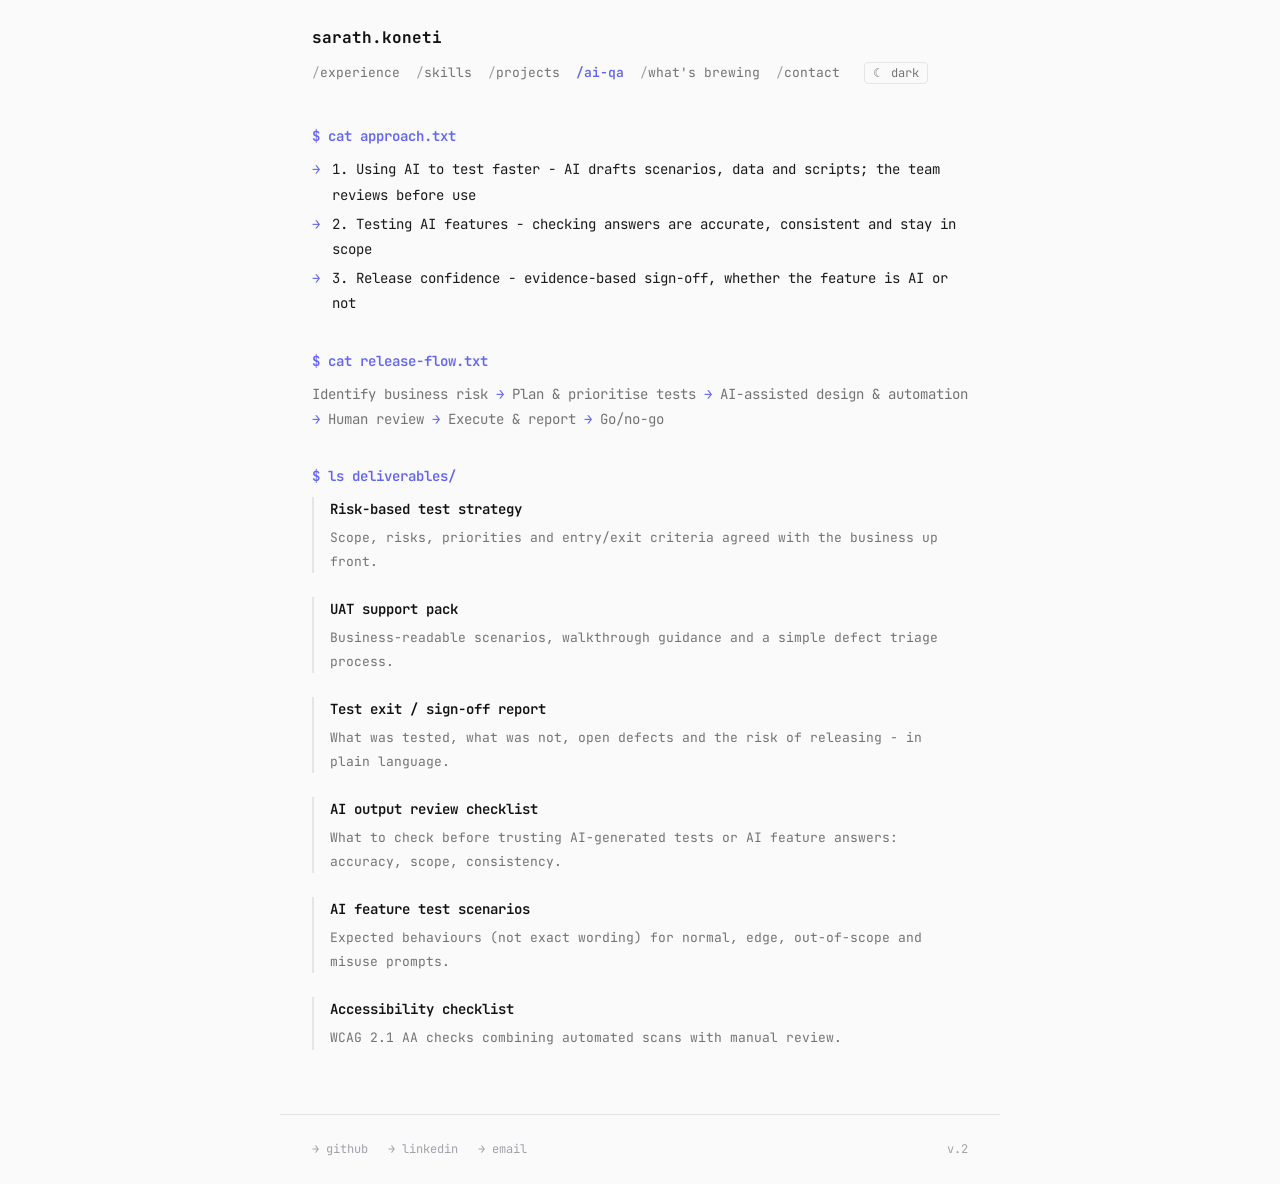
<file: ai-qa.html>
<!DOCTYPE html>
<html lang="en" data-theme="dark">
<head>
  <meta charset="UTF-8">
  <meta name="viewport" content="width=device-width, initial-scale=1.0">
  <title>Sarath Koneti | /ai-qa</title>
  <link rel="icon" href="https://avatars.githubusercontent.com/u/121025188?s=64&v=4">
  <link rel="stylesheet" href="styles.css">
  <script src="theme.js"></script>
</head>
<body data-page="ai-qa">
  <div id="app"></div>
  <noscript>This site needs JavaScript. Plain-text profile: <a href="llms.txt">llms.txt</a></noscript>
  <script src="profile.js"></script>
  <script src="app.js"></script>
  <script src="webmcp.js"></script>
</body>
</html>
</file>
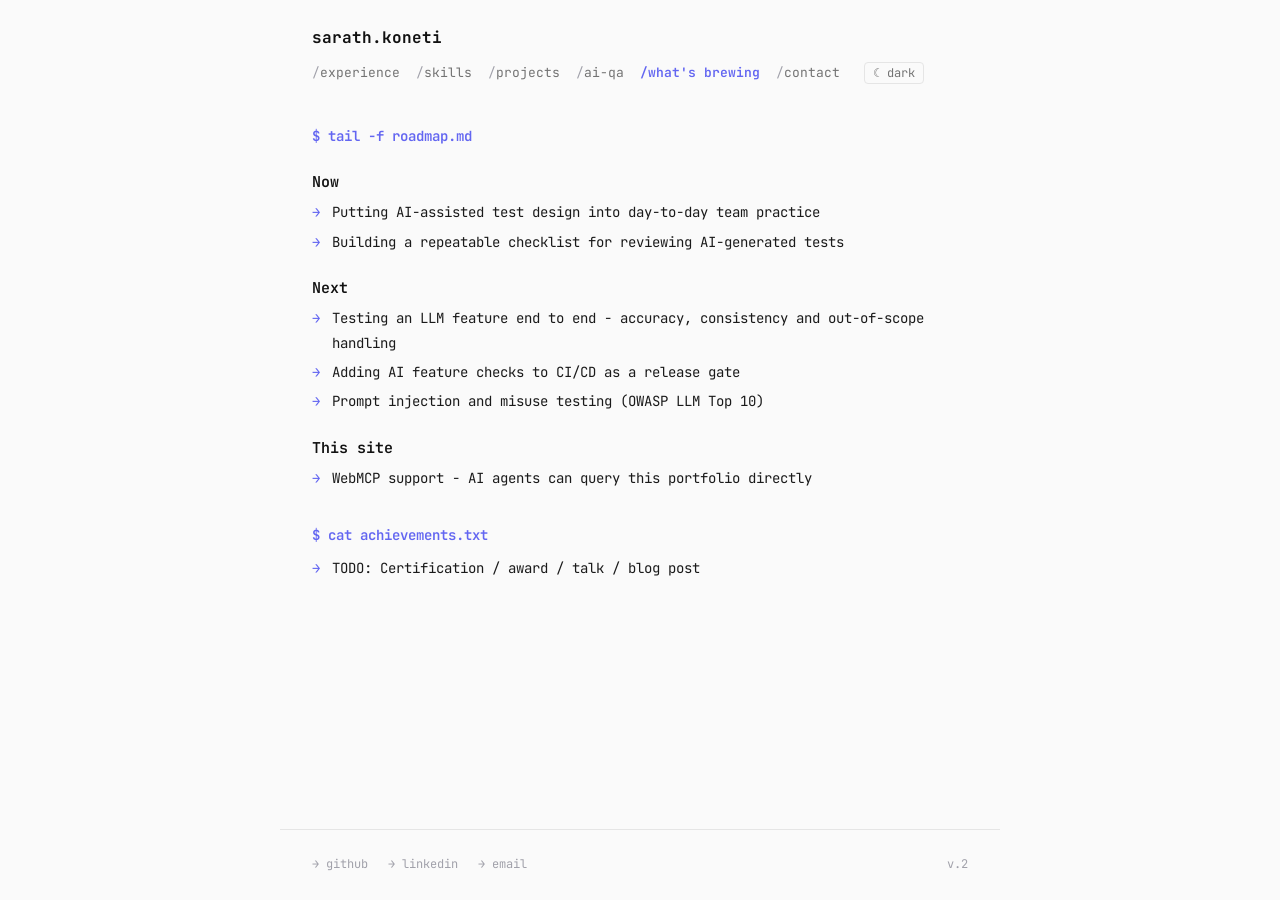
<file: brewing.html>
<!DOCTYPE html>
<html lang="en" data-theme="dark">
<head>
  <meta charset="UTF-8">
  <meta name="viewport" content="width=device-width, initial-scale=1.0">
  <title>Sarath Koneti | /what's brewing</title>
  <link rel="icon" href="https://avatars.githubusercontent.com/u/121025188?s=64&v=4">
  <link rel="stylesheet" href="styles.css">
  <script src="theme.js"></script>
</head>
<body data-page="brewing">
  <div id="app"></div>
  <noscript>This site needs JavaScript. Plain-text profile: <a href="llms.txt">llms.txt</a></noscript>
  <script src="profile.js"></script>
  <script src="app.js"></script>
  <script src="webmcp.js"></script>
</body>
</html>
</file>
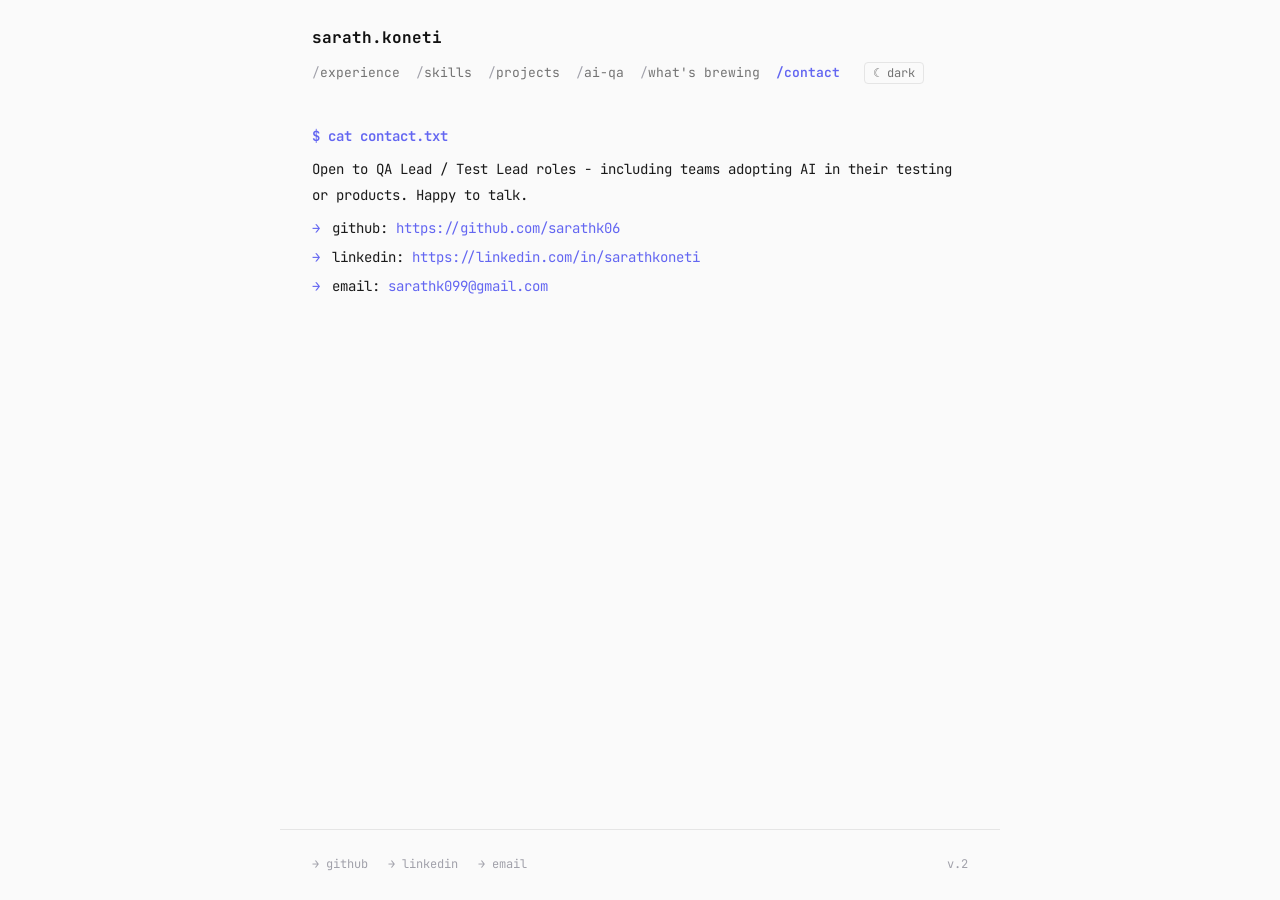
<file: contact.html>
<!DOCTYPE html>
<html lang="en" data-theme="dark">
<head>
  <meta charset="UTF-8">
  <meta name="viewport" content="width=device-width, initial-scale=1.0">
  <title>Sarath Koneti | /contact</title>
  <link rel="icon" href="https://avatars.githubusercontent.com/u/121025188?s=64&v=4">
  <link rel="stylesheet" href="styles.css">
  <script src="theme.js"></script>
</head>
<body data-page="contact">
  <div id="app"></div>
  <noscript>This site needs JavaScript. Plain-text profile: <a href="llms.txt">llms.txt</a></noscript>
  <script src="profile.js"></script>
  <script src="app.js"></script>
  <script src="webmcp.js"></script>
</body>
</html>
</file>
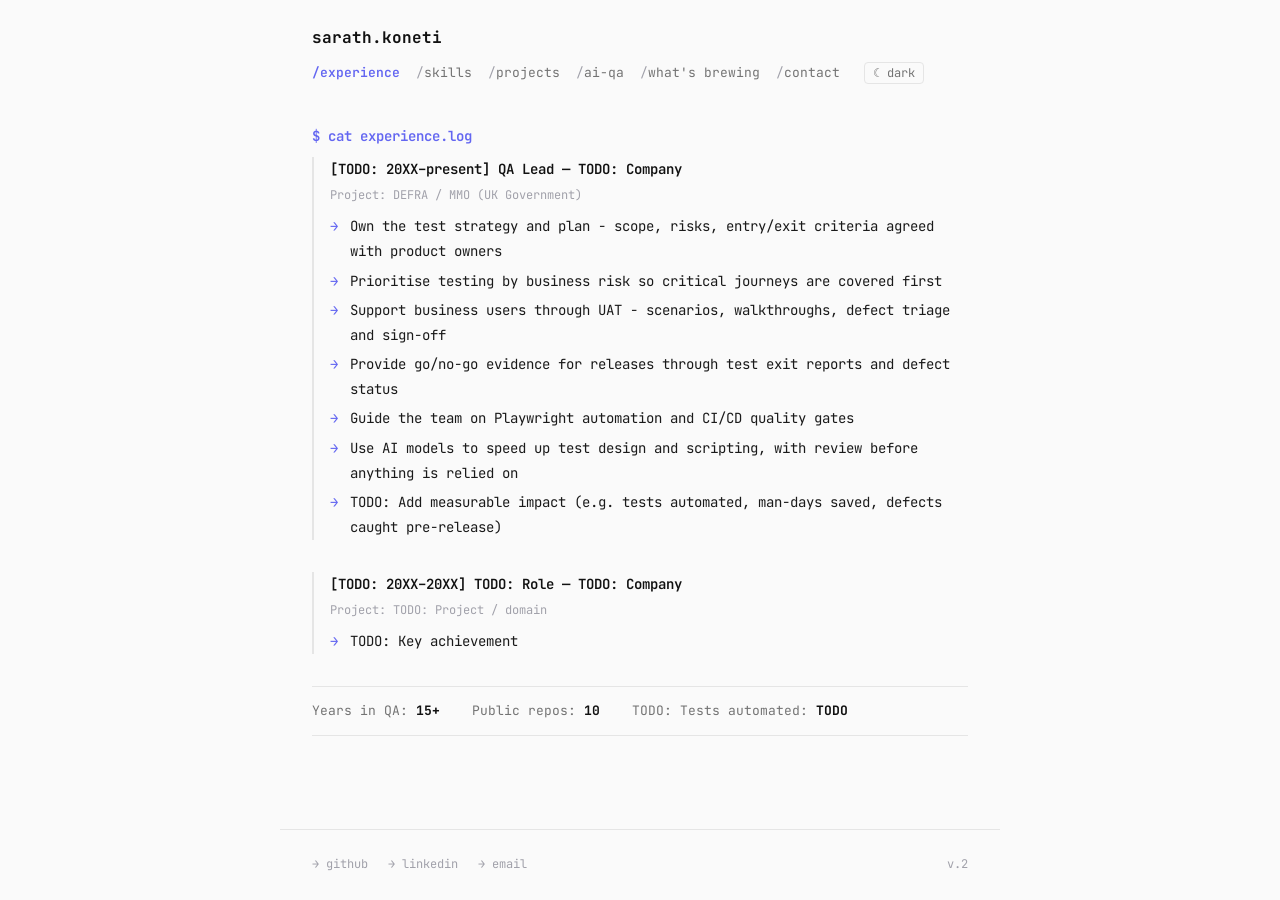
<file: experience.html>
<!DOCTYPE html>
<html lang="en" data-theme="dark">
<head>
  <meta charset="UTF-8">
  <meta name="viewport" content="width=device-width, initial-scale=1.0">
  <title>Sarath Koneti | /experience</title>
  <link rel="icon" href="https://avatars.githubusercontent.com/u/121025188?s=64&v=4">
  <link rel="stylesheet" href="styles.css">
  <script src="theme.js"></script>
</head>
<body data-page="experience">
  <div id="app"></div>
  <noscript>This site needs JavaScript. Plain-text profile: <a href="llms.txt">llms.txt</a></noscript>
  <script src="profile.js"></script>
  <script src="app.js"></script>
  <script src="webmcp.js"></script>
</body>
</html>
</file>
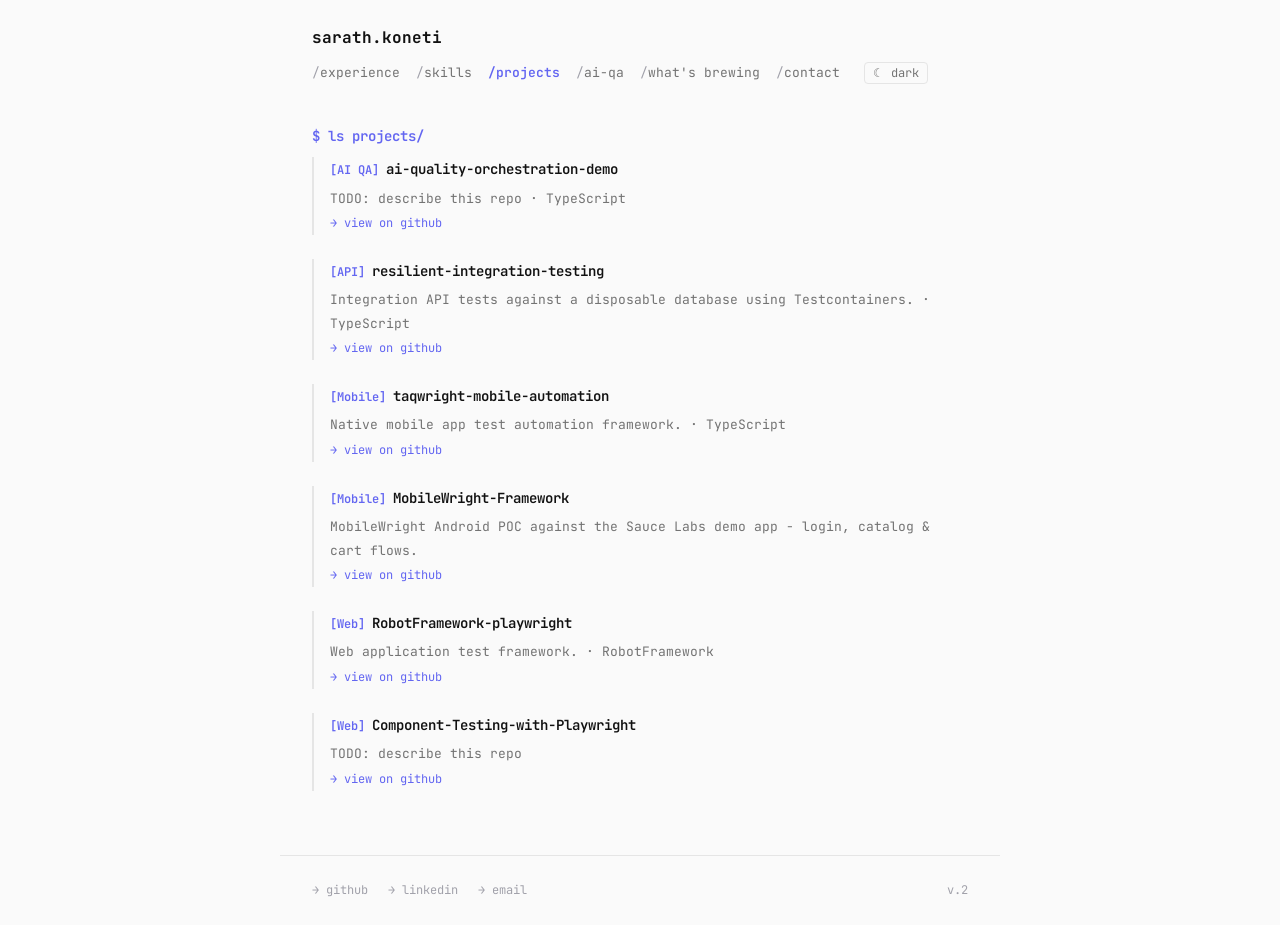
<file: projects.html>
<!DOCTYPE html>
<html lang="en" data-theme="dark">
<head>
  <meta charset="UTF-8">
  <meta name="viewport" content="width=device-width, initial-scale=1.0">
  <title>Sarath Koneti | /projects</title>
  <link rel="icon" href="https://avatars.githubusercontent.com/u/121025188?s=64&v=4">
  <link rel="stylesheet" href="styles.css">
  <script src="theme.js"></script>
</head>
<body data-page="projects">
  <div id="app"></div>
  <noscript>This site needs JavaScript. Plain-text profile: <a href="llms.txt">llms.txt</a></noscript>
  <script src="profile.js"></script>
  <script src="app.js"></script>
  <script src="webmcp.js"></script>
</body>
</html>
</file>
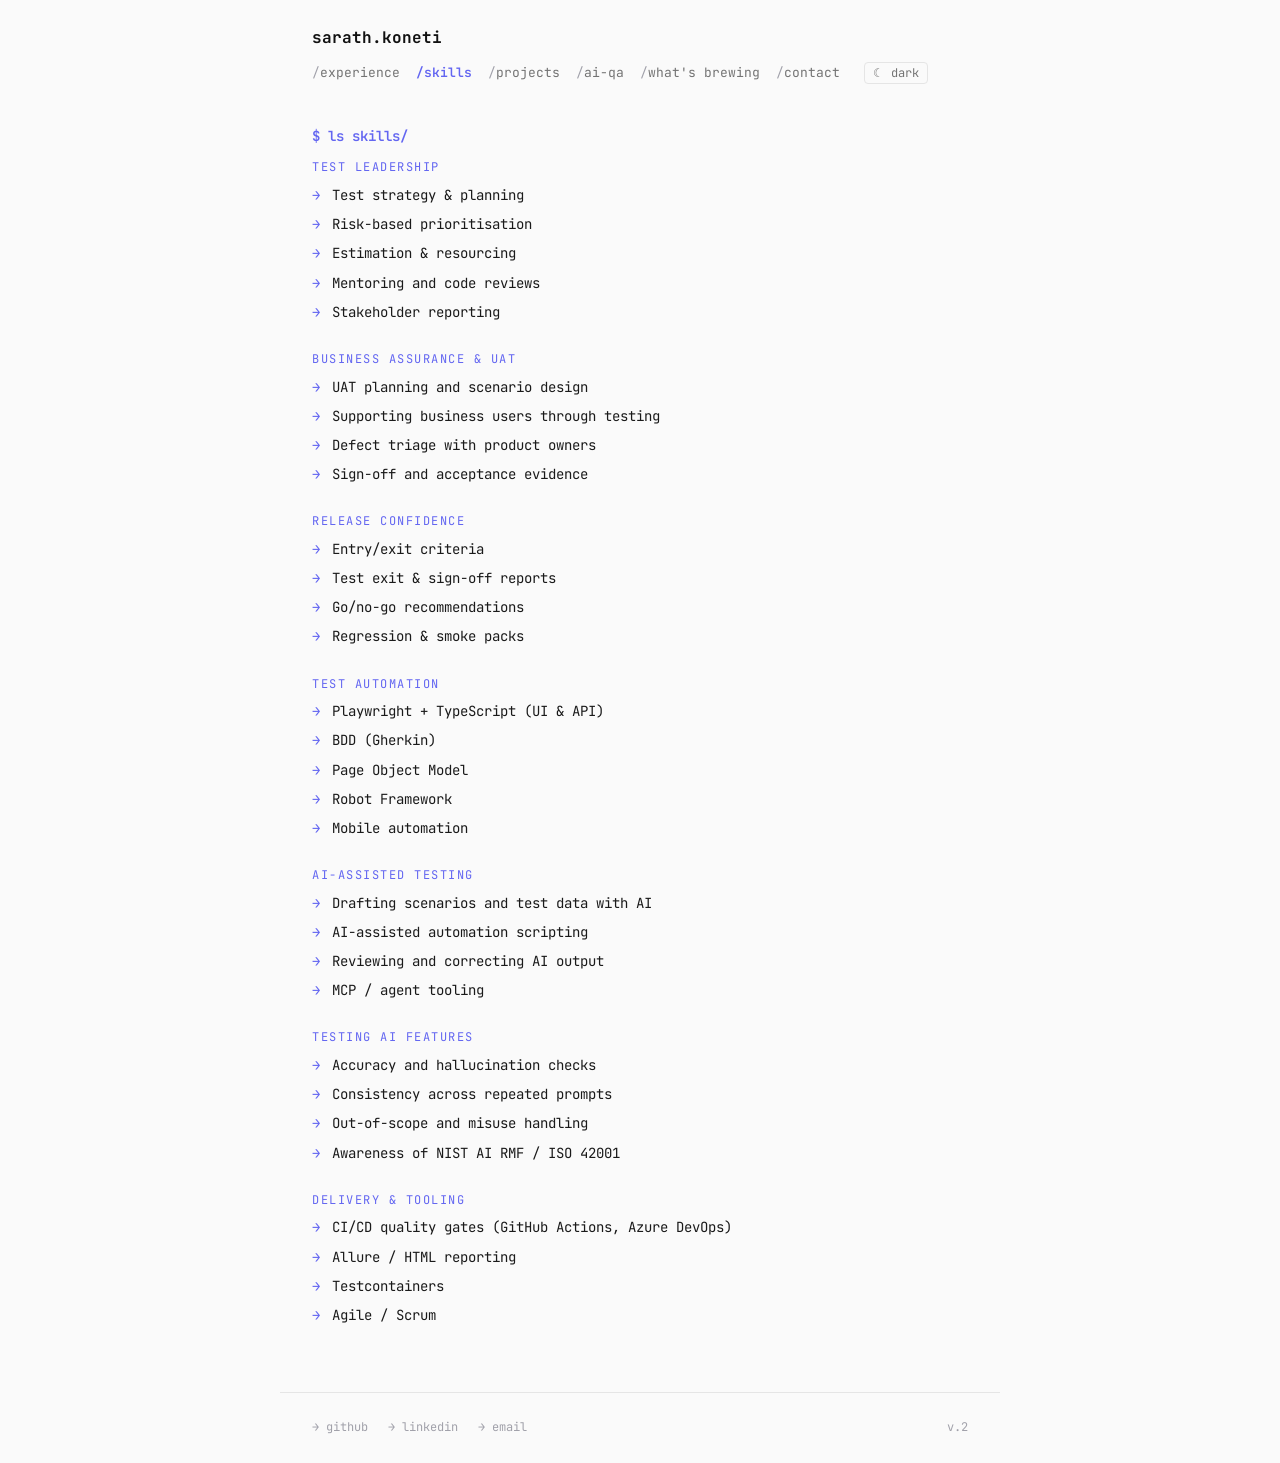
<file: skills.html>
<!DOCTYPE html>
<html lang="en" data-theme="dark">
<head>
  <meta charset="UTF-8">
  <meta name="viewport" content="width=device-width, initial-scale=1.0">
  <title>Sarath Koneti | /skills</title>
  <link rel="icon" href="https://avatars.githubusercontent.com/u/121025188?s=64&v=4">
  <link rel="stylesheet" href="styles.css">
  <script src="theme.js"></script>
</head>
<body data-page="skills">
  <div id="app"></div>
  <noscript>This site needs JavaScript. Plain-text profile: <a href="llms.txt">llms.txt</a></noscript>
  <script src="profile.js"></script>
  <script src="app.js"></script>
  <script src="webmcp.js"></script>
</body>
</html>
</file>
<file: styles.css>
@charset "UTF-8";
@import url('https://fonts.googleapis.com/css2?family=JetBrains+Mono:wght@400;600;700&display=swap');

:root {
  --bg: #0a0a0a; --text: #d4d4d4; --heading: #ffffff; --accent: #6366f1;
  --muted: #a1a1aa; --dim: #737373; --border: #27272a; --hover: #ffffff;
  --font: 'JetBrains Mono', 'Fira Code', 'Courier New', monospace;
}
[data-theme='light'] {
  --bg: #fafafa; --text: #1a1a1a; --heading: #111111; --accent: #6366f1;
  --muted: #737373; --dim: #a1a1aa; --border: #e5e5e5; --hover: #000000;
}

*, *::before, *::after { margin: 0; padding: 0; box-sizing: border-box; }
html { font-size: 14px; scroll-behavior: smooth; }
body {
  font-family: var(--font); background-color: var(--bg); color: var(--text);
  line-height: 1.8; min-height: 100vh;
}
#app { display: flex; flex-direction: column; min-height: 100vh; }
a { color: var(--accent); text-decoration: none; }
a:hover { color: var(--hover); }

/* Nav */
nav {
  max-width: 720px; width: 100%; margin: 0 auto; padding: 24px 32px 0;
  display: flex; flex-wrap: wrap; align-items: baseline; gap: 8px 24px;
}
nav .logo { font-size: 16px; font-weight: 700; color: var(--heading); margin-right: auto; }
nav .logo:hover { color: var(--accent); }
nav .nav-links { display: flex; flex-wrap: wrap; gap: 6px 16px; }
nav .nav-links a { font-size: 13px; color: var(--muted); transition: color .2s; }
nav .nav-links a::before { content: '/'; color: var(--dim); }
nav .nav-links a:hover { color: var(--hover); }
nav .nav-links a.active { color: var(--accent); font-weight: 600; }
nav .nav-links a.active::before { color: var(--accent); }

.theme-toggle {
  background: none; border: 1px solid var(--border); color: var(--muted);
  font-family: var(--font); font-size: 12px; padding: 2px 8px;
  cursor: pointer; border-radius: 4px; transition: color .2s, border-color .2s;
}
.theme-toggle:hover { color: var(--hover); border-color: var(--muted); }

/* Main */
main { max-width: 720px; width: 100%; margin: 0 auto; padding: 40px 32px; flex: 1; }
.prompt { color: var(--accent); font-weight: 600; margin-top: 32px; margin-bottom: 8px; }
main > .prompt:first-child { margin-top: 0; }
.output { margin-bottom: 8px; }

.arrow-list { list-style: none; padding: 0; }
.arrow-list li { padding-left: 20px; position: relative; margin-bottom: 4px; }
.arrow-list li::before { content: '\2192'; position: absolute; left: 0; color: var(--accent); }

h1 { font-size: 24px; font-weight: 700; color: var(--heading); margin-bottom: 4px; }
h3 { font-size: 15px; font-weight: 600; color: var(--heading); margin-top: 20px; margin-bottom: 4px; }
.role { color: var(--muted); white-space: pre-line; }
.quote { color: var(--muted); font-style: italic; margin: 12px 0 24px; }

/* Home */
.whoami-section { display: flex; align-items: flex-start; gap: 24px; }
.whoami-content { flex: 1; }
.whoami-section + .prompt { margin-top: 16px; }
.profile-pic {
  width: 180px; height: 180px; border-radius: 50%; border: 2px solid var(--border);
  object-fit: cover; object-position: top; filter: grayscale(100%);
  transition: filter .3s; flex-shrink: 0;
}
.profile-pic:hover { filter: grayscale(0%); }

/* Experience */
.job { margin-bottom: 32px; padding-left: 16px; border-left: 2px solid var(--border); }
.job-header { color: var(--heading); font-weight: 600; margin-bottom: 2px; }
.job-meta { color: var(--dim); font-size: 12px; margin-bottom: 8px; }

/* Projects / artifacts */
.project { margin-bottom: 24px; padding-left: 16px; border-left: 2px solid var(--border); }
.project-name { color: var(--heading); font-weight: 600; }
.project-tag { color: var(--accent); font-size: 12px; font-weight: 600; }
.project p { margin-top: 4px; color: var(--muted); font-size: 13px; }
.project a { font-size: 12px; }

/* Skills */
.skill-category { margin-bottom: 24px; }
.skill-label { font-size: 12px; text-transform: uppercase; letter-spacing: 1.5px; color: var(--accent); margin-bottom: 4px; }

.totals {
  display: flex; flex-wrap: wrap; gap: 16px 32px; margin: 16px 0; padding: 12px 0;
  border-top: 1px solid var(--border); border-bottom: 1px solid var(--border); font-size: 13px;
}
.totals span { color: var(--muted); }
.totals strong { color: var(--heading); }

.link-grid { display: flex; flex-wrap: wrap; gap: 8px 24px; }
.pipeline { color: var(--muted); }
.pipeline b { color: var(--accent); font-weight: 400; }

/* Footer */
footer {
  max-width: 720px; width: 100%; margin: 0 auto; padding: 24px 32px;
  border-top: 1px solid var(--border); display: flex; flex-wrap: wrap;
  gap: 8px 20px; font-size: 12px; color: var(--dim);
}
footer a { color: var(--dim); }
footer a:hover { color: var(--accent); }
footer .version { margin-left: auto; color: var(--dim); }

@media (max-width: 768px) {
  html { font-size: 13px; }
  main { padding: 24px 16px; }
  nav { padding: 16px 16px 0; }
  nav .nav-links { gap: 4px 12px; }
  footer { padding: 16px; }
  .whoami-section { flex-direction: column-reverse; align-items: center; }
  .profile-pic { width: 100px; height: 100px; }
  .totals { flex-direction: column; gap: 4px; }
}
</file>
